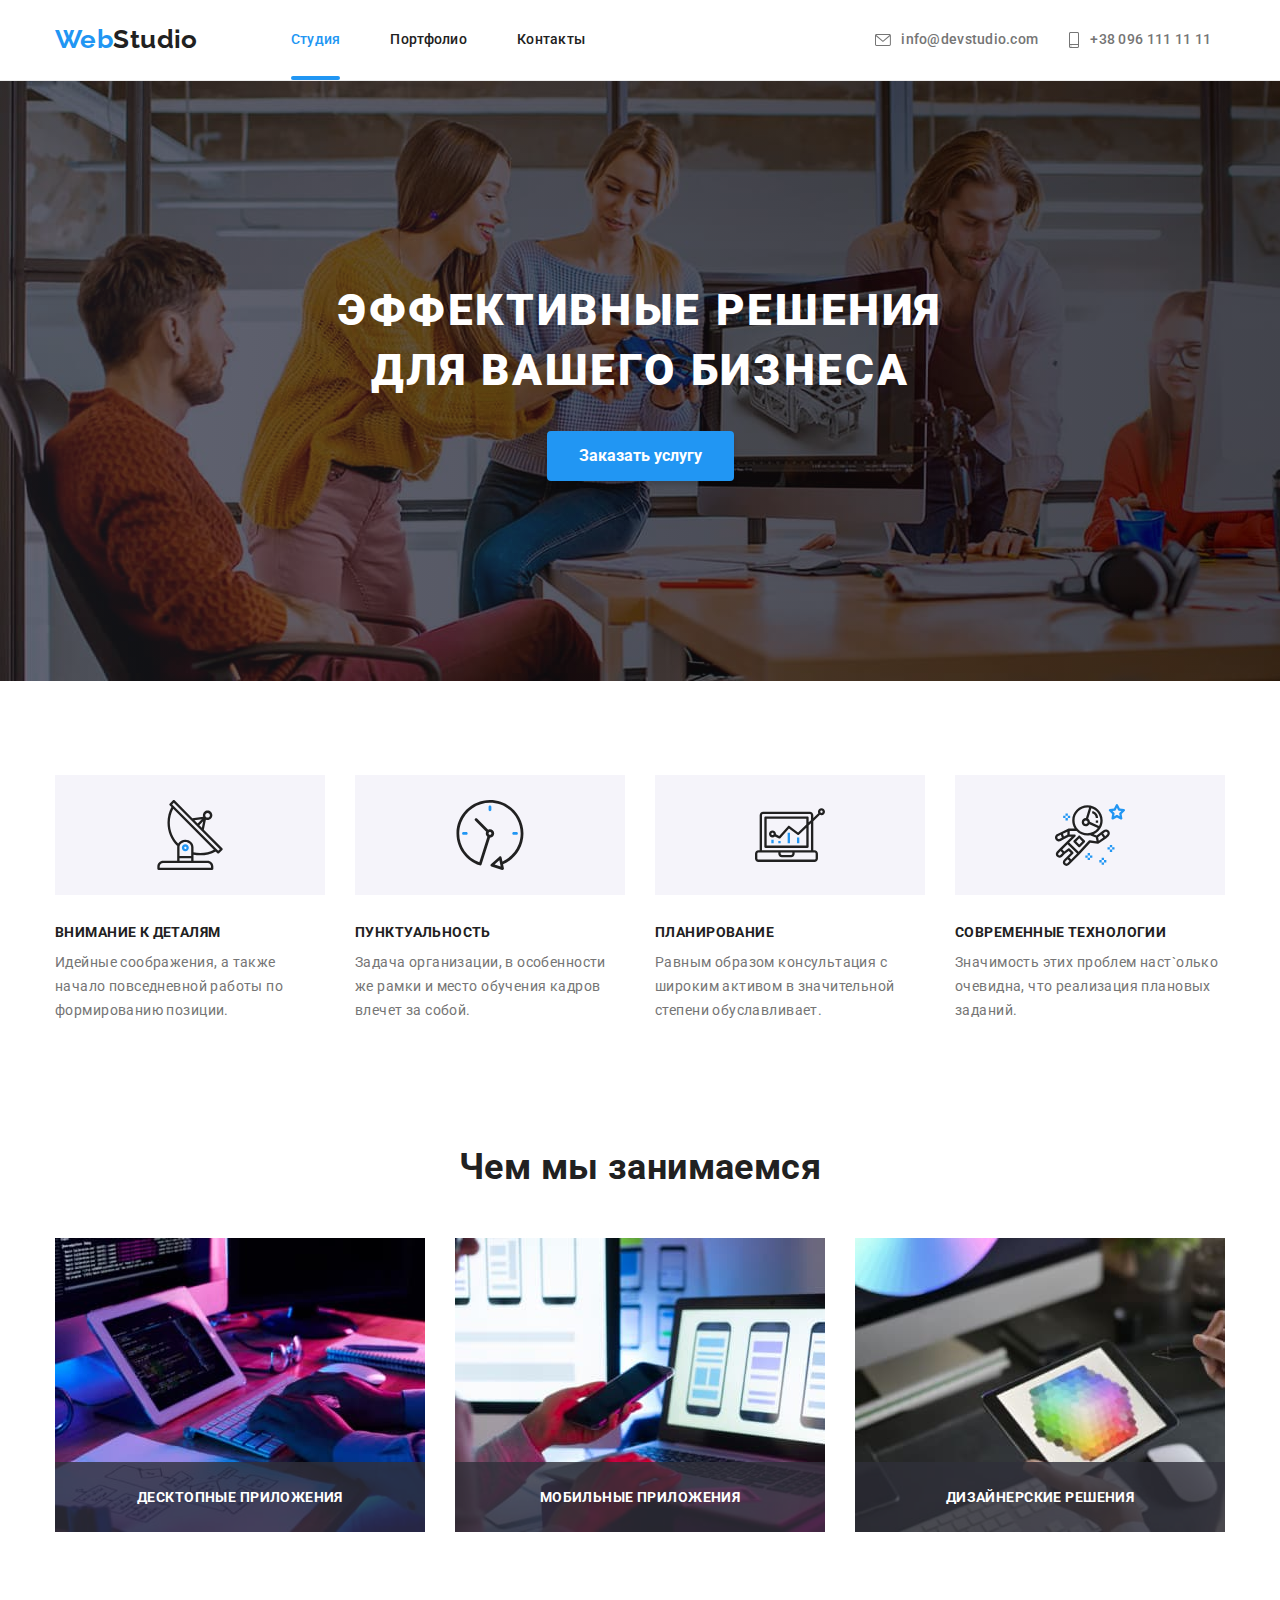
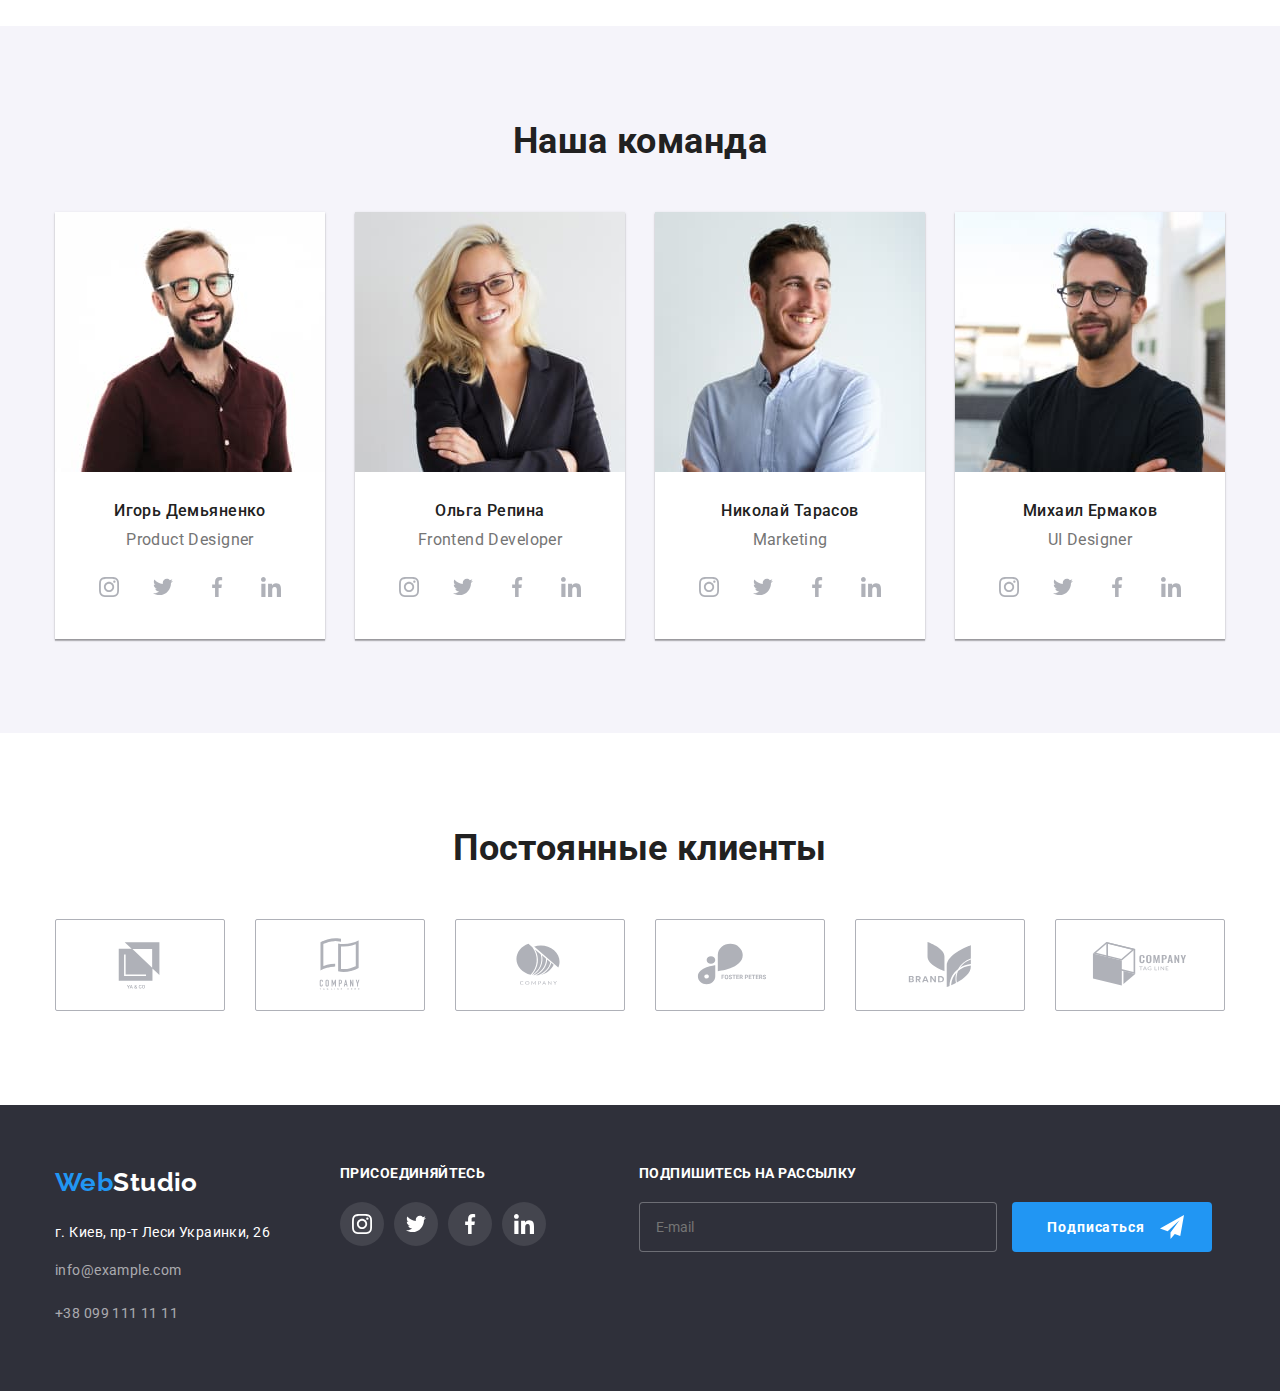
<file: index.html>
<!DOCTYPE html>
<html lang="ru">
  <head>
    <meta charset="UTF-8" />
    <meta http-equiv="X-UA-Compatible" content="IE=edge" />
    <meta name="viewport" content="width=device-width, initial-scale=1.0" />
    <title>Document</title>
    <link rel="preconnect" href="https://fonts.googleapis.com" />
    <link rel="preconnect" href="https://fonts.gstatic.com" crossorigin />
    <link
      href="https://fonts.googleapis.com/css2?family=Raleway:wght@700&family=Roboto:wght@400;500;700;900&display=swap"
      rel="stylesheet"
    />
    <link
      rel="stylesheet"
      href="https://cdnjs.cloudflare.com/ajax/libs/modern-normalize/1.1.0/modern-normalize.min.css"
    />
    <link rel="stylesheet" href="./css/main.min.css" />
  </head>
  <body>
    <!--Шапка-->
    <header class="header">
      <div class="container">
        <nav class="main-nav">
          <div class="logotype">
            <a href="/" class="logo__basic"> Web<span class="logo__header">Studio</span> </a>
          </div>
          <button
            type="button"
            class="button-menu is-open"
            aria-expanded="false"
            aria-controls="menu-nav"
            data-menu-button
          >
            <svg width="40" height="40" aria-label="Окно меню">
              <use class="icon-menu" href="./images/symbol-defs.svg#icon-menu"></use>
              <use class="icon-menu-close" href="./images/symbol-defs.svg#icon-close_menu"></use>
            </svg>
          </button>
          <div class="menu-nav" data-menu id="menu-nav">
            <ul class="site-nav">
              <li class="site-nav__item">
                <a href="" class="site-nav__link site-nav__link--current">Студия</a>
              </li>
              <li class="site-nav__item">
                <a href="./portfolio.html" class="site-nav__link">Портфолио</a>
              </li>
              <li class="site-nav__item">
                <a href="" class="site-nav__link">Контакты</a>
              </li>
            </ul>
            <ul class="contacts-nav">
              <li class="contacts-nav__item">
                <a href="mailto:info@devstudio.com" class="contacts-nav__mail">
                  <svg class="contacts-nav__icon" width="16px" height="12px">
                    <use href="./images/symbol-defs.svg#icon-mail"></use>
                  </svg>
                  info@devstudio.com</a
                >
              </li>
              <li class="contacts-nav__item">
                <a href="tel:+380961111111" class="contacts-nav__tel">
                  <svg class="contacts-nav__icon" width="12px" height="16px">
                    <use href="./images/symbol-defs.svg#icon-smartphone"></use>
                  </svg>
                  +38 096 111 11 11</a
                >
              </li>
            </ul>
            <ul class="mobile-social">
              <li>
                <a href="" class="mobile-social__title"
                  >Instagram
                  <span class="mobile-social__symbol">|</span>
                </a>
              </li>
              <li>
                <a href="" class="mobile-social__title">Twitter</a>
                <span class="mobile-social__symbol">|</span>
              </li>
              <li>
                <a href="" class="mobile-social__title">Facebook</a>
                <span class="mobile-social__symbol">|</span>
              </li>
              <li>
                <a href="" class="mobile-social__title">LinkedIn</a>
              </li>
            </ul>
          </div>
        </nav>
      </div>
    </header>
    <main>
      <!-- Блок герой-->
      <section class="hero">
        <h1 class="hero__title">
          ЭФФЕКТИВНЫЕ РЕШЕНИЯ<br />
          ДЛЯ ВАШЕГО БИЗНЕСА
        </h1>
        <button type="button" class="hero__button" data-modal-open>Заказать услугу</button>
        <div class="modal modal__is-hidden" data-modal>
          <div class="modal__dialog">
            <h2 class="modal__title">Оставьте свои данные, мы вам перезвоним</h2>
            <form action="" class="modal__form" autocomplete="off">
              <div class="modal__field">
                <label class="modal__label"
                  >Имя
                  <div class="modal__input">
                    <input type="text" name="Имя" class="modal__input-icon" />
                    <span class="modal__input-pic">
                      <svg width="18" height="18" class="modal__pic">
                        <use href="./images/symbol-defs.svg#icon-person"></use>
                      </svg>
                    </span>
                  </div>
                </label>
              </div>
              <div class="modal__field">
                <label class="modal__label"
                  >Телефон
                  <div class="modal__input">
                    <input type="tel" name="tel" class="modal__input-icon" />
                    <span class="modal__input-pic">
                      <svg width="18" height="18" class="modal__pic">
                        <use href="./images/symbol-defs.svg#icon-phone-black"></use>
                      </svg>
                    </span>
                  </div>
                </label>
              </div>
              <div class="modal__field">
                <label class="modal__label"
                  >Почта
                  <div class="modal__input">
                    <input type="email" name="email" class="modal__input-icon" />
                    <span class="modal__input-pic">
                      <svg width="18" height="18" class="modal__pic">
                        <use href="./images/symbol-defs.svg#icon-email-black"></use>
                      </svg>
                    </span>
                  </div>
                </label>
              </div>
              <div class="modal__comment">
                <label class="modal__label" for="comment">Комментарий </label>
                <textarea
                  class="modal__textarea"
                  placeholder="Введите текст"
                  id="comment"
                ></textarea>
              </div>
              <div class="modal__checkbox">
                <label class="modal__checkbox-label">
                  <input class="modal__checkbox-input" type="checkbox" name="checkbox" />
                  <span class="modal__checkbox-mark"></span>
                  Соглашаюсь с рассылкой и принимаю
                  <a href="#" class="modal__link">Условия договора</a>
                </label>
              </div>
              <button type="submit" class="hero__button modal__button">Отправить</button>
            </form>
            <button class="modal__icon-close" data-modal-close>
              <svg class="modal__icon" height="18" width="18">
                <use href="./images/symbol-defs.svg#icon-close"></use>
              </svg>
            </button>
          </div>
        </div>
      </section>
      <!-- Особенности-->
      <section class="plus__section">
        <div class="container">
          <h2 class="section__title-none">Особенности</h2>
          <ul class="plus__item">
            <li class="plus__list">
              <div class="plus__icon">
                <svg width="70" height="70">
                  <use href="./images/symbol-defs.svg#icon-antenna"></use>
                </svg>
              </div>
              <h3 class="plus__title">ВНИМАНИЕ К ДЕТАЛЯМ</h3>
              <p class="plus__text">
                Идейные соображения, а также начало повседневной работы по формированию позиции.
              </p>
            </li>
            <li class="plus__list">
              <div class="plus__icon">
                <svg width="70" height="70">
                  <use href="./images/symbol-defs.svg#icon-clock"></use>
                </svg>
              </div>
              <h3 class="plus__title">ПУНКТУАЛЬНОСТЬ</h3>
              <p class="plus__text">
                Задача организации, в особенности же рамки и место обучения кадров влечет за собой.
              </p>
            </li>
            <li class="plus__list">
              <div class="plus__icon">
                <svg width="70" height="70">
                  <use href="./images/symbol-defs.svg#icon-diagram"></use>
                </svg>
              </div>
              <h3 class="plus__title">ПЛАНИРОВАНИЕ</h3>
              <p class="plus__text">
                Равным образом консультация с широким активом в значительной степени обуславливает.
              </p>
            </li>
            <li class="plus__list">
              <div class="plus__icon">
                <svg width="70" height="70">
                  <use href="./images/symbol-defs.svg#icon-astronaut"></use>
                </svg>
              </div>
              <h3 class="plus__title">СОВРЕМЕННЫЕ ТЕХНОЛОГИИ</h3>
              <p class="plus__text">
                Значимость этих проблем наст`олько очевидна, что реализация плановых заданий.
              </p>
            </li>
          </ul>
        </div>
      </section>
      <!--Чем мы занимаемся-->
      <section class="work__section">
        <div class="container">
          <h2 class="section__title">Чем мы занимаемся</h2>
          <ul class="work__list">
            <li class="work__item">
              <div class="work__img">
                <img src="./images/box1.jpg" alt="рабочий стол компьютер" width="370" />
                <p class="work__title">ДEСКТОПНЫЕ ПРИЛОЖЕНИЯ</p>
              </div>
            </li>
            <li class="work__item">
              <div class="work__img">
                <img src="./images/box2.jpg" alt="рабочий стол ноутбук" width="370" />
                <p class="work__title">МОБИЛЬНЫЕ ПРИЛОЖЕНИЯ</p>
              </div>
            </li>
            <li class="work__item">
              <div class="work__img">
                <img src="./images/box3.jpg" alt="рабочий стол планшет" width="370" />
                <p class="work__title">ДИЗАЙНЕРСКИЕ РЕШЕНИЯ</p>
              </div>
            </li>
          </ul>
        </div>
      </section>
      <!-- Наша команда-->
      <section class="team__section">
        <div class="container">
          <h2 class="section__title">Наша команда</h2>
          <ul class="team__main">
            <li class="team__item">
              <img
                src="./images/team1.jpg"
                srcset="
                  ./images/team_mobile1.jpg 450w,
                  ./images/team_tablet1.jpg 354w,
                  ./images/team1.jpg        270w
                "
                sizes="
              (max-width: 768px) 450px,
              (max-width: 1200px) 354px,
              (max-width: 1600px) 270px"
                alt="Product Designer"
              />
              <div class="team__card">
                <h3 class="team__title">Игорь Демьяненко</h3>
                <p class="team__text">Product Designer</p>
                <ul class="team__icon">
                  <li>
                    <a href="#" class="team__social">
                      <svg width="20" height="20">
                        <use href="./images/symbol-defs.svg#icon-instagram"></use>
                      </svg>
                    </a>
                  </li>
                  <li>
                    <a href="#" class="team__social">
                      <svg width="20" height="20">
                        <use href="./images/symbol-defs.svg#icon-twitter"></use>
                      </svg>
                    </a>
                  </li>
                  <li>
                    <a href="#" class="team__social">
                      <svg width="20" height="20">
                        <use href="./images/symbol-defs.svg#icon-facebook"></use>
                      </svg>
                    </a>
                  </li>
                  <li>
                    <a href="#" class="team__social">
                      <svg width="20" height="20">
                        <use href="./images/symbol-defs.svg#icon-linkedin"></use>
                      </svg>
                    </a>
                  </li>
                </ul>
              </div>
            </li>
            <li class="team__item">
              <img
                src="./images/team2.jpg"
                srcset="
                  ./images/team_mobile2.jpg 450w,
                  ./images/team_tablet2.jpg 354w,
                  ./images/team2.jpg        270w
                "
                sizes="
              (max-width: 768px) 450px,
              (max-width: 1200px) 354px,
              (max-width: 1600px) 270px"
                alt="Frontend Developer"
              />
              <div class="team__card">
                <h3 class="team__title">Ольга Репина</h3>
                <p class="team__text">Frontend Developer</p>
                <ul class="team__icon">
                  <li>
                    <a href="#" class="team__social">
                      <svg width="20" height="20">
                        <use href="./images/symbol-defs.svg#icon-instagram"></use>
                      </svg>
                    </a>
                  </li>
                  <li>
                    <a href="#" class="team__social">
                      <svg width="20" height="20">
                        <use href="./images/symbol-defs.svg#icon-twitter"></use>
                      </svg>
                    </a>
                  </li>
                  <li>
                    <a href="#" class="team__social">
                      <svg width="20" height="20">
                        <use href="./images/symbol-defs.svg#icon-facebook"></use>
                      </svg>
                    </a>
                  </li>
                  <li>
                    <a href="#" class="team__social">
                      <svg width="20" height="20">
                        <use href="./images/symbol-defs.svg#icon-linkedin"></use>
                      </svg>
                    </a>
                  </li>
                </ul>
              </div>
            </li>
            <li class="team__item">
              <img
                src="./images/team3.jpg"
                srcset="
                  ./images/team_mobile3.jpg 450w,
                  ./images/team_tablet3.jpg 354w,
                  ./images/team3.jpg        270w
                "
                sizes="
              (max-width: 768px) 450px,
              (max-width: 1200px) 354px,
              (max-width: 1600px) 270px"
                alt="Marketing"
              />
              <div class="team__card">
                <h3 class="team__title">Николай Тарасов</h3>
                <p class="team__text">Marketing</p>
                <ul class="team__icon">
                  <li>
                    <a href="#" class="team__social">
                      <svg width="20" height="20">
                        <use href="./images/symbol-defs.svg#icon-instagram"></use>
                      </svg>
                    </a>
                  </li>
                  <li>
                    <a href="#" class="team__social">
                      <svg width="20" height="20">
                        <use href="./images/symbol-defs.svg#icon-twitter"></use>
                      </svg>
                    </a>
                  </li>
                  <li>
                    <a href="#" class="team__social">
                      <svg width="20" height="20">
                        <use href="./images/symbol-defs.svg#icon-facebook"></use>
                      </svg>
                    </a>
                  </li>
                  <li>
                    <a href="#" class="team__social">
                      <svg width="20" height="20">
                        <use href="./images/symbol-defs.svg#icon-linkedin"></use>
                      </svg>
                    </a>
                  </li>
                </ul>
              </div>
            </li>
            <li class="team__item">
              <img
                src="./images/team4.jpg"
                srcset="
                  ./images/team_mobile4.jpg 450w,
                  ./images/team_tablet4.jpg 354w,
                  ./images/team4.jpg        270w
                "
                sizes="
              (max-width: 768px) 450px,
              (max-width: 1200px) 354px,
              (max-width: 1600px) 270px"
                alt="UI Designer"
              />
              <div class="team__card">
                <h3 class="team__title">Михаил Ермаков</h3>
                <p class="team__text">UI Designer</p>
                <ul class="team__icon">
                  <li>
                    <a href="#" class="team__social">
                      <svg width="20" height="20">
                        <use href="./images/symbol-defs.svg#icon-instagram"></use>
                      </svg>
                    </a>
                  </li>
                  <li>
                    <a href="#" class="team__social">
                      <svg width="20" height="20">
                        <use href="./images/symbol-defs.svg#icon-twitter"></use>
                      </svg>
                    </a>
                  </li>
                  <li>
                    <a href="#" class="team__social">
                      <svg width="20" height="20">
                        <use href="./images/symbol-defs.svg#icon-facebook"></use>
                      </svg>
                    </a>
                  </li>
                  <li>
                    <a href="#" class="team__social">
                      <svg width="20" height="20">
                        <use href="./images/symbol-defs.svg#icon-linkedin"></use>
                      </svg>
                    </a>
                  </li>
                </ul>
              </div>
            </li>
          </ul>
        </div>
      </section>
      <!-- Наши клиенты -->
      <section class="clients">
        <div class="container">
          <h2 class="section__title">Постоянные клиенты</h2>
          <ul class="clients__title">
            <li class="clients__card">
              <a href="#" class="clients__log">
                <svg width="106" height="60">
                  <use href="./images/symbol-defs.svg#icon-Logo1"></use>
                </svg>
              </a>
            </li>
            <li class="clients__card">
              <a href="#" class="clients__log">
                <svg width="106" height="60">
                  <use href="./images/symbol-defs.svg#icon-Logo2"></use>
                </svg>
              </a>
            </li>
            <li class="clients__card">
              <a href="#" class="clients__log">
                <svg width="106" height="60">
                  <use href="./images/symbol-defs.svg#icon-Logo3"></use>
                </svg>
              </a>
            </li>
            <li class="clients__card">
              <a href="#" class="clients__log">
                <svg width="106" height="60">
                  <use href="./images/symbol-defs.svg#icon-Logo4"></use>
                </svg>
              </a>
            </li>
            <li class="clients__card">
              <a href="#" class="clients__log">
                <svg width="106" height="60">
                  <use href="./images/symbol-defs.svg#icon-Logo5"></use>
                </svg>
              </a>
            </li>
            <li class="clients__card">
              <a href="#" class="clients__log">
                <svg width="106" height="60">
                  <use href="./images/symbol-defs.svg#icon-Logo6"></use>
                </svg>
              </a>
            </li>
          </ul>
        </div>
      </section>
    </main>
    <!--Футер-->
    <section class="footer__nav">
      <div class="container">
        <footer class="footer__contact">
          <div class="footer__mobile">
            <div class="logo__footer">
              <a href="/" class="logo__basic-footer">Web<span class="logo__footer">Studio</span></a>
            </div>
            <address>
              <ul class="adress__navigator">
                <li class="adress__nav">
                  <a
                    href="https://www.google.com.ua/maps/place/%D0%B1%D1%83%D0%BB.+%D0%9B%D0%B5%D1%81%D0%B8+%D0%A3%D0%BA%D1%80%D0%B0%D0%B8%D0%BD%D0%BA%D0%B8,+26,+%D0%9A%D0%B8%D0%B5%D0%B2,+02000/@50.4265807,30.5361971,17z/data=!3m1!4b1!4m5!3m4!1s0x40d4cf0e033ecbe9:0x57a4dffefec77da0!8m2!3d50.4265807!4d30.5383858?hl=ru"
                    class="adress__map"
                  >
                    г. Киев, пр-т Леси Украинки, 26</a
                  >
                </li>
                <li class="adress__nav">
                  <a href="mailto:info@example.com" class="adress__mail">info@example.com</a>
                </li>
                <li class="adress__nav">
                  <a href="tel:+380991111111" class="adress__tel">+38 099 111 11 11</a>
                </li>
              </ul>
            </address>
          </div>
          <div>
            <h3 class="social-network__title">ПРИСОЕДИНЯЙТЕСЬ</h3>
            <ul class="social-network__icon">
              <li class="social-network__list">
                <a href="#" class="social-network__link social-network__link--color">
                  <svg width="20" height="20">
                    <use href="./images/symbol-defs.svg#icon-instagram"></use>
                  </svg>
                </a>
              </li>
              <li class="social-network__list">
                <a href="#" class="social-network__link social-network__link--color">
                  <svg width="20" height="20">
                    <use href="./images/symbol-defs.svg#icon-twitter"></use>
                  </svg>
                </a>
              </li>
              <li class="social-network__list">
                <a href="#" class="social-network__link social-network__link--color">
                  <svg width="20" height="20">
                    <use href="./images/symbol-defs.svg#icon-facebook"></use>
                  </svg>
                </a>
              </li>
              <li class="social-network__list">
                <a href="#" class="social-network__link social-network__link--color">
                  <svg width="20" height="20">
                    <use href="./images/symbol-defs.svg#icon-linkedin"></use>
                  </svg>
                </a>
              </li>
            </ul>
          </div>
          <form class="form-footer" autocomplete="off">
            <h3 class="social-network__title-form">ПОДПИШИТЕСЬ НА РАССЫЛКУ</h3>
            <div class="form-footer__mobile">
              <label>
                <input class="form-footer__input" type="email" name="email" placeholder="E-mail" />
              </label>
              <button type="submit" class="form-footer__button">
                Подписаться
                <svg width="24" height="24" class="form-footer__icon">
                  <use href="./images/symbol-defs.svg#icon-icon-send"></use>
                </svg>
              </button>
            </div>
          </form>
        </footer>
      </div>
    </section>
    <script src="./js/modal.js"></script>
    <script src="./js/menu.js"></script>
  </body>
</html>
</file>
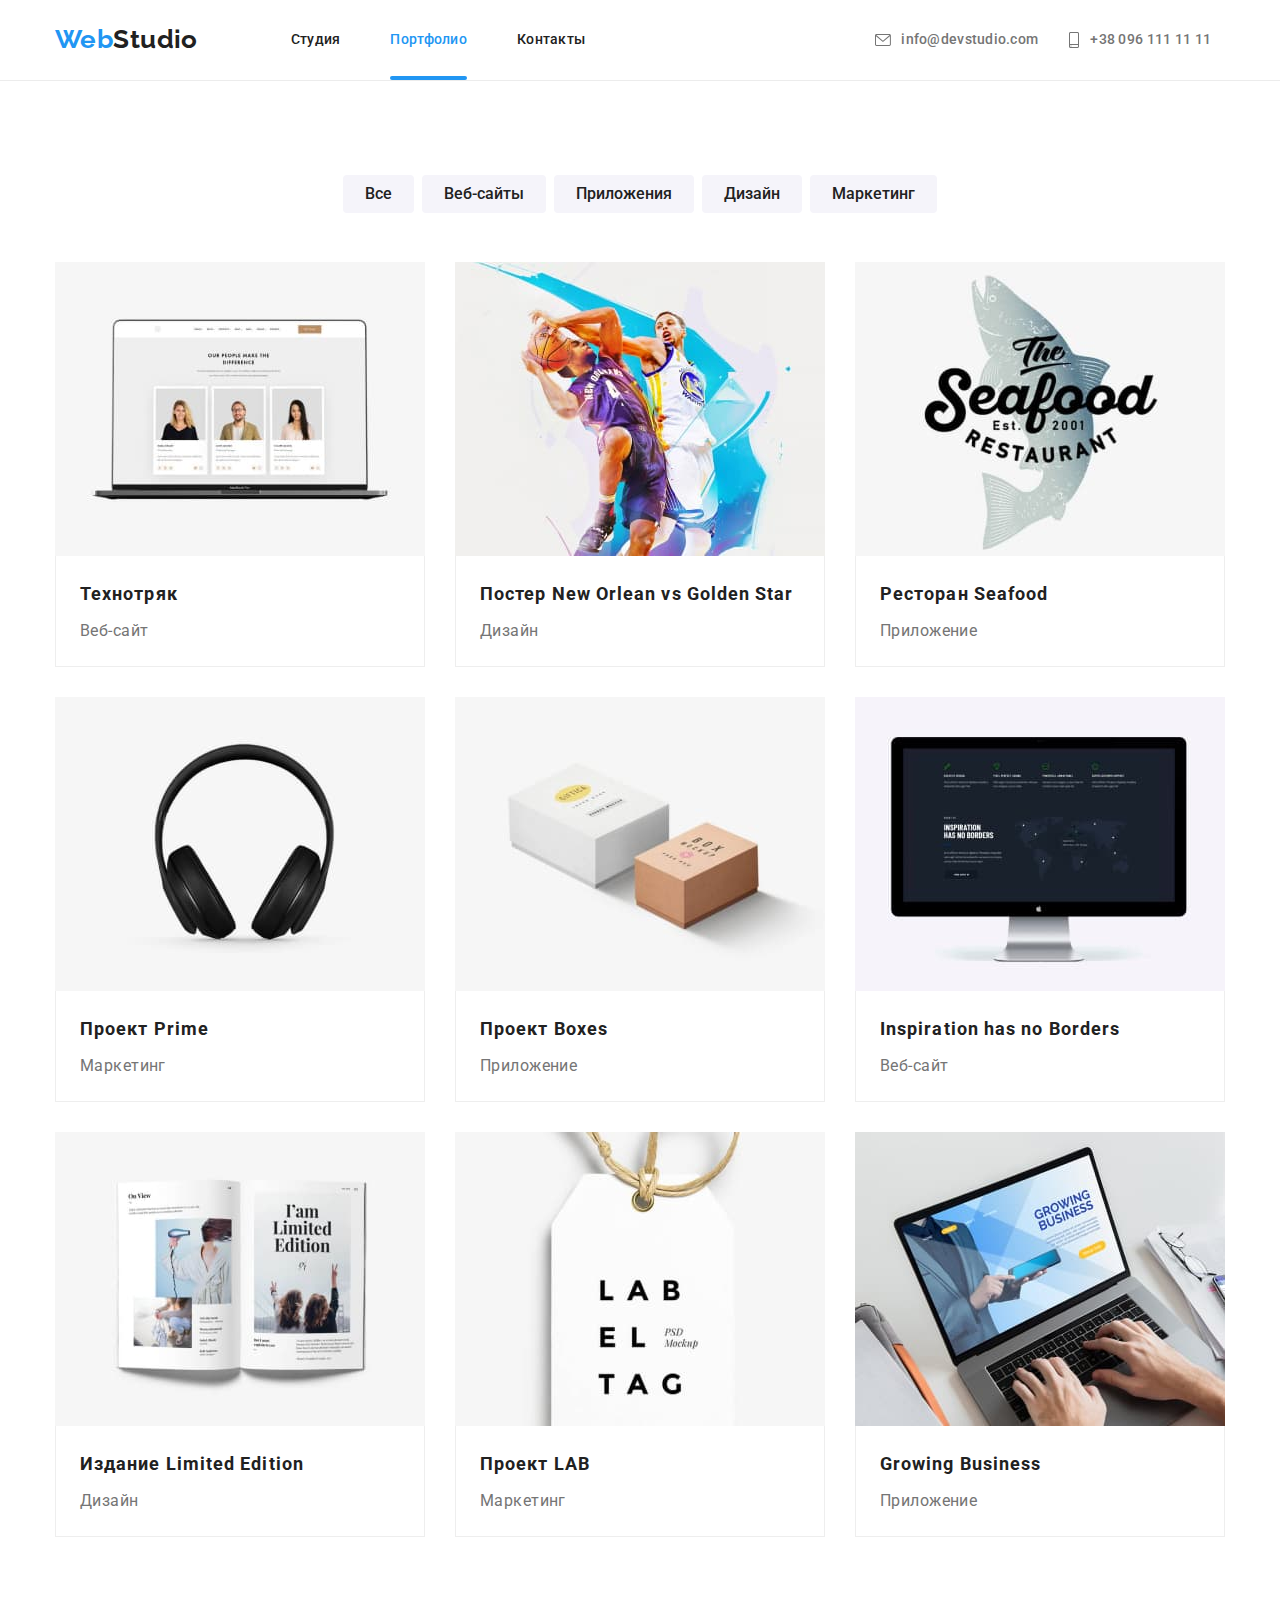
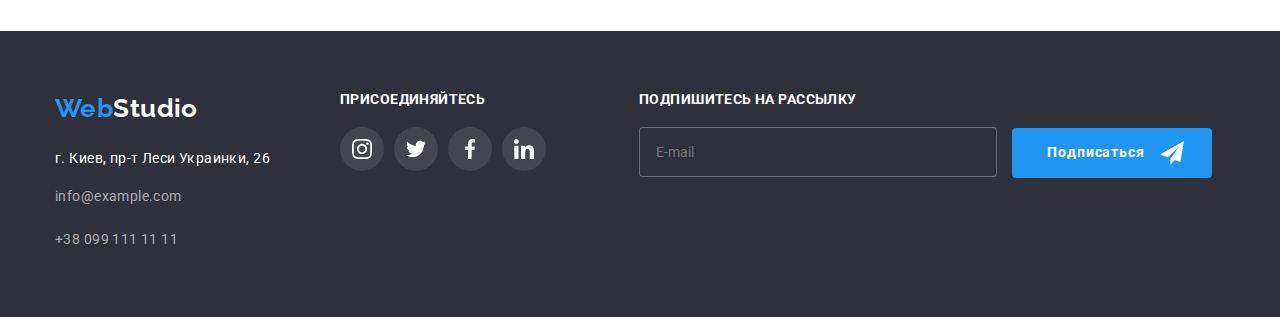
<file: portfolio.html>
<!DOCTYPE html>
<html lang="ru">
  <head>
    <meta charset="UTF-8" />
    <meta http-equiv="X-UA-Compatible" content="IE=edge" />
    <meta name="viewport" content="width=device-width, initial-scale=1.0" />
    <title>Document</title>
    <link rel="preconnect" href="https://fonts.googleapis.com" />
    <link rel="preconnect" href="https://fonts.gstatic.com" crossorigin />
    <link
      href="https://fonts.googleapis.com/css2?family=Raleway:wght@700&family=Roboto:wght@400;500;700;900&display=swap"
      rel="stylesheet"
    />
    <link
      rel="stylesheet"
      href="https://cdnjs.cloudflare.com/ajax/libs/modern-normalize/1.1.0/modern-normalize.min.css"
    />
    <link rel="stylesheet" href="./css/main.min.css"/>
  </head>
  <body>
    <!--Шапка-->
    <header class="header">
      <div class="container">
        <nav class="main-nav">
           <div class="logotype">
           <a href="/" class="logo__basic"> Web<span class="logo__header">Studio</span> </a>
          </div>
         <button type="button"
          class="button-menu is-open"
          aria-expanded="false"
          aria-controls="menu-nav"
          data-menu-button>
           <svg width="40" height="40" aria-label="Окно меню">
             <use class="icon-menu" href="./images/symbol-defs.svg#icon-menu"></use>
             <use class="icon-menu-close" href="./images/symbol-defs.svg#icon-close_menu"></use>
           </svg>
         </button>
        <div class="menu-nav" data-menu id="menu-nav"> 
          <ul class="site-nav">
            <li class="site-nav__item">
              <a href="./index.html" class="site-nav__link">Студия</a>
            </li>
            <li class="site-nav__item">
              <a href="" class="site-nav__link site-nav__link--current">Портфолио</a>
            </li>
            <li class="site-nav__item">
              <a href="" class="site-nav__link">Контакты</a>
            </li>
          </ul>
          <ul class="contacts-nav">
            <li class="contacts-nav__item">
              <a href="mailto:info@devstudio.com" class="contacts-nav__mail">
                <svg class="contacts-nav__icon" width="16px" height="12px">
                  <use href="./images/symbol-defs.svg#icon-mail"></use>
                </svg>
                info@devstudio.com</a
              >
            </li>
            <li class="contacts-nav__item">
              <a href="tel:+380961111111" class="contacts-nav__tel">
                <svg class="contacts-nav__icon" width="12px" height="16px">
                  <use href="./images/symbol-defs.svg#icon-smartphone"></use>
                </svg>
                +38 096 111 11 11</a
              >
            </li>
          </ul>
                    <ul class="mobile-social">
            <li>
              <a href="" class="mobile-social__title">Instagram
                <span class="mobile-social__symbol">|</span>
              </a>
            </li>
            <li>
               <a href="" class="mobile-social__title">Twitter</a>
               <span class="mobile-social__symbol">|</span>
              </li>
            <li>
              <a href="" class="mobile-social__title">Facebook</a>
              <span class="mobile-social__symbol">|</span>
            </li>
            <li>
              <a href="" class="mobile-social__title">LinkedIn</a>
            </li>
          </ul>
        </div>
        </nav>
      </div>
    </header>
    <main>
      <!-- Секция кнопок фильтры -->
      <h1 class="section__title-none">Наши работы</h1>
      <section class="portfolio-main">
        <div class="container">
          <h2 class="section__title-none">Портфролио</h2>
          <ul class="button-navigation">
            <li class="button-navigation__list">
              <button title="button" class="button-navigation__filter">Все</button>
            </li>
            <li class="button-navigation__list">
              <button title="button" class="button-navigation__filter">Веб-сайты</button>
            </li>
            <li class="button-navigation__list">
              <button title="button" class="button-navigation__filter">Приложения</button>
            </li>
            <li class="button-navigation__list">
              <button title="button" class="button-navigation__filter">Дизайн</button>
            </li>
            <li class="button-navigation__list">
              <button title="button" class="button-navigation__filter">Маркетинг</button>
            </li>
          </ul>
          <ul class="portfolio">
            <li class="portfolio__card">
              <a href="">
                <div class="portfolio__img">
                  <img
                  src="./images/portfolio1.jpg"
                  srcset="
                    ./images/portfolio_mobile1.jpg 450w,
                    ./images/portfolio_tablet1.jpg 354w, 
                    ./images/portfolio1.jpg 370w"
                  sizes="
                  (max-width: 767px) 450px,
                  (max-width: 1199px) 354px,
                  (max-width: 1600px) 370px"
                  alt="ноутбук"
                  />
                  <p class="portfolio__text">
                    Ресурс предлагает комплексные предложения с разным уровнем функционала и
                    сервисов. Все это позволит посетителю получить исчерпывающие сведения о компании
                    или частном лице.
                  </p>
                </div>
                <div class="portfolio__nav">
                  <h3 class="portfolio__title">Технотряк</h3>
                  <p class="portfolio__desc">Веб-сайт</p>
                </div>
              </a>
            </li>
            <li class="portfolio__card">
              <a href="">
                <div class="portfolio__img">
                  <img
                    src="./images/portfolio2.jpg"
                      srcset="
                        ./images/portfolio_mobile2.jpg 450w,
                        ./images/portfolio_tablet2.jpg 354w, 
                        ./images/portfolio2.jpg 370w"
                      sizes="
                        (max-width: 767px) 450px,
                        (max-width: 1199px) 354px,
                        (max-width: 1600px) 370px"
                    alt="постер с баскетболистами"
                    
                  />
                  <p class="portfolio__text">
                    Ресурс предлагает комплексные предложения с разным уровнем функционала и
                    сервисов. Все это позволит посетителю получить исчерпывающие сведения о компании
                    или частном лице.
                  </p>
                </div>
                <div class="portfolio__nav">
                  <h3 class="portfolio__title">Постер New Orlean vs Golden Star</h3>
                  <p class="portfolio__desc">Дизайн</p>
                </div>
              </a>
            </li>
            <li class="portfolio__card">
              <a href="">
                <div class="portfolio__img">
                  <img
                   src="./images/portfolio3.jpg"
                    srcset="
                      ./images/portfolio_mobile3.jpg 450w,
                      ./images/portfolio_tablet3.jpg 354w, 
                      ./images/portfolio3.jpg 370w"
                    sizes="
                      (max-width: 767px) 450px,
                      (max-width: 1199px) 354px,
                      (max-width: 1600px) 370px"
                    alt="логотип ресторана"
                                     />
                  <p class="portfolio__text">
                    Ресурс предлагает комплексные предложения с разным уровнем функционала и
                    сервисов. Все это позволит посетителю получить исчерпывающие сведения о компании
                    или частном лице.
                  </p>
                </div>
                <div class="portfolio__nav">
                  <h3 class="portfolio__title">Ресторан Seafood</h3>
                  <p class="portfolio__desc">Приложение</p>
                </div>
              </a>
            </li>
            <li class="portfolio__card">
              <a href="">
                <div class="portfolio__img">
                  <img
                  src="./images/portfolio4.jpg"
                  srcset="
                    ./images/portfolio_mobile4.jpg 450w,
                    ./images/portfolio_tablet4.jpg 354w, 
                    ./images/portfolio4.jpg 370w"
                  sizes="
                    (max-width: 767px) 450px,
                    (max-width: 1199px) 354px,
                    (max-width: 1600px) 370px"
                  alt="наушники"
                  />
                  <p class="portfolio__text">
                    Ресурс предлагает комплексные предложения с разным уровнем функционала и
                    сервисов. Все это позволит посетителю получить исчерпывающие сведения о компании
                    или частном лице.
                  </p>
                </div>
                <div class="portfolio__nav">
                  <h3 class="portfolio__title">Проект Prime</h3>
                  <p class="portfolio__desc">Маркетинг</p>
                </div>
              </a>
            </li>
            <li class="portfolio__card">
              <a href="">
                <div class="portfolio__img">
                  <img
                    
                    src="./images/portfolio5.jpg"
                    srcset="
                      ./images/portfolio_mobile5.jpg 450w,
                      ./images/portfolio_tablet5.jpg 354w, 
                      ./images/portfolio5.jpg 370w"
                    sizes="
                      (max-width: 767px) 450px,
                      (max-width: 1199px) 354px,
                      (max-width: 1600px) 370px"
                    alt="две коробки"
                   
                  />
                  <p class="portfolio__text">
                    Ресурс предлагает комплексные предложения с разным уровнем функционала и
                    сервисов. Все это позволит посетителю получить исчерпывающие сведения о компании
                    или частном лице.
                  </p>
                </div>
                <div class="portfolio__nav">
                  <h3 class="portfolio__title">Проект Boxes</h3>
                  <p class="portfolio__desc">Приложение</p>
                </div>
              </a>
            </li>
            <li class="portfolio__card">
              <a href="">
                <div class="portfolio__img">
                  <img
                  src="./images/portfolio6.jpg"
                  srcset="
                    ./images/portfolio_mobile6.jpg 450w,
                    ./images/portfolio_tablet6.jpg 354w, 
                    ./images/portfolio6.jpg 370w"
                  sizes="
                    (max-width: 767px) 450px,
                    (max-width: 1199px) 354px,
                    (max-width: 1600px) 370px"
                  alt="монитор"/>
                  <p class="portfolio__text">
                    Ресурс предлагает комплексные предложения с разным уровнем функционала и
                    сервисов. Все это позволит посетителю получить исчерпывающие сведения о компании
                    или частном лице.
                  </p>
                </div>
                <div class="portfolio__nav">
                  <h3 class="portfolio__title">Inspiration has no Borders</h3>
                  <p class="portfolio__desc">Веб-сайт</p>
                </div>
              </a>
            </li>
            <li class="portfolio__card">
              <a href="">
                <div class="portfolio__img">
                  <img
                  src="./images/portfolio7.jpg"
                  srcset="
                    ./images/portfolio_mobile7.jpg 450w,
                    ./images/portfolio_tablet7.jpg 354w, 
                    ./images/portfolio7.jpg 370w"
                  sizes="
                    (max-width: 767px) 450px,
                    (max-width: 1199px) 354px,
                    (max-width: 1600px) 370px"
                   alt="книга"/>
                  <p class="portfolio__text">
                    Ресурс предлагает комплексные предложения с разным уровнем функционала и
                    сервисов. Все это позволит посетителю получить исчерпывающие сведения о компании
                    или частном лице.
                  </p>
                </div>
                <div class="portfolio__nav">
                  <h3 class="portfolio__title">Издание Limited Edition</h3>
                  <p class="portfolio__desc">Дизайн</p>
                </div>
              </a>
            </li>
            <li class="portfolio__card">
              <a href="">
                <div class="portfolio__img">
                  <img
                   src="./images/portfolio8.jpg"
                  srcset="
                    ./images/portfolio_mobile8.jpg 450w,
                    ./images/portfolio_tablet8.jpg 354w, 
                    ./images/portfolio8.jpg 370w"
                  sizes="
                    (max-width: 767px) 450px,
                    (max-width: 1199px) 354px,
                    (max-width: 1600px) 370px"
                    alt="лейба"/>
                  <p class="portfolio__text">
                    Ресурс предлагает комплексные предложения с разным уровнем функционала и
                    сервисов. Все это позволит посетителю получить исчерпывающие сведения о компании
                    или частном лице.
                  </p>
                </div>
                <div class="portfolio__nav">
                  <h3 class="portfolio__title">Проект LAB</h3>
                  <p class="portfolio__desc">Маркетинг</p>
                </div>
              </a>
            </li>
            <li class="portfolio__card">
              <a href="">
                <div class="portfolio__img">
                  <img
                    
                    src="./images/portfolio9.jpg"
                  srcset="
                    ./images/portfolio_mobile9.jpg 450w,
                    ./images/portfolio_tablet9.jpg 354w, 
                    ./images/portfolio9.jpg 370w"
                  sizes="
                    (max-width: 767px) 450px,
                    (max-width: 1199px) 354px,
                    (max-width: 1600px) 370px"
                    alt="человек работает на ноутбуке"
                    
                  />
                  <p class="portfolio__text">
                    Ресурс предлагает комплексные предложения с разным уровнем функционала и
                    сервисов. Все это позволит посетителю получить исчерпывающие сведения о компании
                    или частном лице.
                  </p>
                </div>
                <div class="portfolio__nav">
                  <h3 class="portfolio__title">Growing Business</h3>
                  <p class="portfolio__desc">Приложение</p>
                </div>
              </a>
            </li>
          </ul>
        </div>
      </section>
    </main>
    <!--Футер-->
        <section class="footer__nav">
      <div class="container">
        <footer class="footer__contact">
          <div class="footer__mobile">
            <div class="logo__footer">
              <a href="/" class="logo__basic-footer">Web<span class="logo__footer">Studio</span></a>
            </div>
            <address>
              <ul class="adress__navigator">
                <li class="adress__nav">
                  <a
                    href="https://www.google.com.ua/maps/place/%D0%B1%D1%83%D0%BB.+%D0%9B%D0%B5%D1%81%D0%B8+%D0%A3%D0%BA%D1%80%D0%B0%D0%B8%D0%BD%D0%BA%D0%B8,+26,+%D0%9A%D0%B8%D0%B5%D0%B2,+02000/@50.4265807,30.5361971,17z/data=!3m1!4b1!4m5!3m4!1s0x40d4cf0e033ecbe9:0x57a4dffefec77da0!8m2!3d50.4265807!4d30.5383858?hl=ru"
                    class="adress__map"
                  >
                    г. Киев, пр-т Леси Украинки, 26</a
                  >
                </li>
                <li class="adress__nav">
                  <a href="mailto:info@example.com" class="adress__mail">info@example.com</a>
                </li>
                <li class="adress__nav">
                  <a href="tel:+380991111111" class="adress__tel">+38 099 111 11 11</a>
                </li>
              </ul>
            </address>
          </div>
          <div>
            <h3 class="social-network__title">ПРИСОЕДИНЯЙТЕСЬ</h3>
            <ul class="social-network__icon">
              <li class="social-network__list">
                <a href="#" class="social-network__link social-network__link--color">
                  <svg width="20" height="20">
                    <use href="./images/symbol-defs.svg#icon-instagram"></use>
                  </svg>
                </a>
              </li>
              <li class="social-network__list">
                <a href="#" class="social-network__link social-network__link--color"">
                  <svg width="20" height="20">
                    <use href="./images/symbol-defs.svg#icon-twitter"></use>
                  </svg>
                </a>
              </li>
              <li class="social-network__list">
                <a href="#" class="social-network__link social-network__link--color"">
                  <svg width="20" height="20">
                    <use href="./images/symbol-defs.svg#icon-facebook"></use>
                  </svg>
                </a>
              </li>
              <li class="social-network__list">
                <a href="#" class="social-network__link social-network__link--color"">
                  <svg width="20" height="20">
                    <use href="./images/symbol-defs.svg#icon-linkedin"></use>
                  </svg>
                </a>
              </li>
            </ul>
          </div>
          <form action="" class="form-footer" autocomplete="off">
            <h3 class="social-network__title-form">ПОДПИШИТЕСЬ НА РАССЫЛКУ</h3>
            <div class="form-footer__mobile">
              <label>
                <input
                  class="form-footer__input"
                  type="email"
                  name="email"
                  placeholder="E-mail"
                />
              </label>
              <button type="submit" class="form-footer__button">
                Подписаться
                <svg width="24" height="24" class="form-footer__icon">
                  <use href="./images/symbol-defs.svg#icon-icon-send"></use>
                </svg>
              </button>
            </div>
          </form>
        </footer>
      </div>
    </section>
    <script src="./js/menu.js"></script>
  </body>
</html>
</file>
<file: css/main.min.css>
html{-webkit-box-sizing:border-box;box-sizing:border-box}*,*::before,*::after{-webkit-box-sizing:inherit;box-sizing:inherit}body{background-color:#fff;color:#757575;font-family:Roboto, sans-serif;font-size:14px;line-height:1.71;letter-spacing:0.03em}body.modal-open{overflow:hidden}body.menu-open{overflow:hidden}a{margin:0;padding:0;text-decoration:none}img{display:block;max-width:100%;height:auto}ul{margin:0px;padding:0px;list-style:none}address{font:inherit}.container{position:relative;margin-left:auto;margin-right:auto;padding-left:15px;padding-right:15px;width:480px}@media screen and (min-width: 480px){.container{width:480px}}@media screen and (min-width: 768px){.container{width:768px}}@media screen and (min-width: 1200px){.container{width:1200px}}.section__title-none{position:absolute;width:1px;height:1px;margin:-1px;border:0;padding:0;white-space:nowrap;-webkit-clip-path:inset(100%);clip-path:inset(100%);clip:rect(0 0 0 0);overflow:hidden}.section__title{margin-top:0;margin-bottom:30px;color:#212121;font-weight:700;font-size:28px;line-height:1.17;text-align:center}@media screen and (min-width: 1200px){.section__title{margin-bottom:50px;font-weight:700;font-size:36px}}.header{border-bottom:1px solid #ececec}.main-nav{display:block}@media screen and (min-width: 768px){.main-nav{display:-webkit-box;display:-ms-flexbox;display:flex;-webkit-box-align:center;-ms-flex-align:center;align-items:center}}@media screen and (max-width: 767px){.main-nav{width:100%}}@media screen and (max-width: 767px){.logotype{padding:16px 0}}.logo__basic{color:#2196f3;font-family:Raleway, sans-serif;font-weight:700;font-size:24px;line-height:1.17}@media screen and (min-width: 1200px){.logo__basic{font-size:26px}}.logo__header{color:#212121;font-family:Raleway, sans-serif;font-weight:700;font-size:24px;line-height:1.38}@media screen and (min-width: 1200px){.logo__header{font-size:26px}}.menu-nav{display:none;z-index:900}.menu-nav.is-open{display:block}@media screen and (max-width: 767px){.menu-nav{width:100vw;height:100vh;position:fixed;padding:40px 48px;top:0%;left:0%;overflow-y:scroll;background-color:#fff}}@media screen and (min-width: 768px){.menu-nav{display:-webkit-box;display:-ms-flexbox;display:flex;-webkit-box-align:center;-ms-flex-align:center;align-items:center}}.site-nav{font-weight:500;font-size:40px;line-height:1.17;letter-spacing:0.02em;margin-bottom:302px}@media screen and (min-width: 768px){.site-nav{display:-webkit-box;display:-ms-flexbox;display:flex;margin-bottom:0px;margin-left:93px;font-size:14px;line-height:1.14}}.site-nav__item{position:relative}@media screen and (max-width: 767px){.site-nav__item:not(:last-child){margin-bottom:32px}}@media screen and (min-width: 768px){.site-nav__item:not(:last-child){margin-right:50px}}.site-nav__link{display:block;color:#212121;-webkit-transition:color 250ms cubic-bezier(0.4, 0, 0.2, 1);transition:color 250ms cubic-bezier(0.4, 0, 0.2, 1)}@media screen and (min-width: 768px){.site-nav__link{padding-top:32px;padding-bottom:32px}}.site-nav__link:hover,.site-nav__link:focus{color:#2196f3}.site-nav__link--current{color:#2196f3}@media screen and (min-width: 768px){.site-nav__link--current::after{content:'';position:absolute;bottom:0;left:0;display:block;width:100%;height:4px;border-radius:2px;background-color:#2196f3}}.contacts-nav{display:-webkit-box;display:-ms-flexbox;display:flex;font-weight:500;font-size:14px;line-height:1.14;letter-spacing:0.02em}@media screen and (max-width: 767px){.contacts-nav{-webkit-box-orient:vertical;-webkit-box-direction:reverse;-ms-flex-direction:column-reverse;flex-direction:column-reverse;margin-bottom:64px}}@media screen and (min-width: 768px){.contacts-nav{display:-webkit-box;display:-ms-flexbox;display:flex;margin-right:0}}@media screen and (min-width: 768px) and (max-width: 1199px){.contacts-nav{display:-webkit-box;display:-ms-flexbox;display:flex;-webkit-box-orient:vertical;-webkit-box-direction:normal;-ms-flex-direction:column;flex-direction:column;margin-left:65px;font-size:12px}}@media screen and (min-width: 1200px){.contacts-nav{font-size:14px;margin-left:290px}}.contacts-nav__item:not(:last-child){margin-right:30px}@media screen and (max-width: 767px){.contacts-nav__item:not(:first-child){margin-bottom:30px}}.contacts-nav__mail{display:-webkit-box;display:-ms-flexbox;display:flex;color:#757575;font-weight:500;font-size:24px;line-height:1.14;letter-spacing:0.02em;-webkit-transition:color 250ms cubic-bezier(0.4, 0, 0.2, 1);transition:color 250ms cubic-bezier(0.4, 0, 0.2, 1)}@media screen and (min-width: 768px){.contacts-nav__mail{display:-webkit-box;display:-ms-flexbox;display:flex;-webkit-box-align:center;-ms-flex-align:center;align-items:center}}@media screen and (min-width: 768px) and (max-width: 1199px){.contacts-nav__mail{font-size:12px}}@media screen and (min-width: 1200px){.contacts-nav__mail{font-size:14px}}.contacts-nav__mail:hover,.contacts-nav__mail:focus{color:#2196f3}@media screen and (max-width: 767px){.contacts-nav__icon{display:none}}@media screen and (min-width: 768px){.contacts-nav__icon{fill:currentColor;margin-right:10px;-webkit-box-align:center;-ms-flex-align:center;align-items:center;-webkit-transition:fill 250ms cubic-bezier(0.4, 0, 0.2, 1);transition:fill 250ms cubic-bezier(0.4, 0, 0.2, 1)}}.contacts-nav__tel{display:-webkit-box;display:-ms-flexbox;display:flex;-webkit-box-align:center;-ms-flex-align:center;align-items:center;color:#2196f3;font-weight:500;font-size:34px;line-height:1.14;letter-spacing:0.02em;-webkit-transition:color 250ms cubic-bezier(0.4, 0, 0.2, 1);transition:color 250ms cubic-bezier(0.4, 0, 0.2, 1)}@media screen and (min-width: 768px) and (max-width: 1199px){.contacts-nav__tel{font-size:12px}}@media screen and (min-width: 768px){.contacts-nav__tel{color:#757575}}@media screen and (min-width: 1200px){.contacts-nav__tel{font-size:14px}}.contacts-nav__tel:hover,.contacts-nav__tel:focus{color:#2196f3}.mobile-social{display:-webkit-box;display:-ms-flexbox;display:flex;font-weight:500;font-size:16px;text-align:1.22}.mobile-social__title{color:#2196f3}@media screen and (min-width: 768px){.mobile-social{display:none}}.mobile-social__symbol{color:#afb1b8;margin:0 10px}.header{border-bottom:1px solid #ececec}.main-nav{display:block}@media screen and (min-width: 768px){.main-nav{display:-webkit-box;display:-ms-flexbox;display:flex;-webkit-box-align:center;-ms-flex-align:center;align-items:center}}@media screen and (max-width: 767px){.main-nav{width:100%}}@media screen and (max-width: 767px){.logotype{padding:16px 0}}.logo__basic{color:#2196f3;font-family:Raleway, sans-serif;font-weight:700;font-size:24px;line-height:1.17}@media screen and (min-width: 1200px){.logo__basic{font-size:26px}}.logo__header{color:#212121;font-family:Raleway, sans-serif;font-weight:700;font-size:24px;line-height:1.38}@media screen and (min-width: 1200px){.logo__header{font-size:26px}}.menu-nav{display:none;z-index:900}.menu-nav.is-open{display:block}@media screen and (max-width: 767px){.menu-nav{width:100vw;height:100vh;position:fixed;padding:40px 48px;top:0%;left:0%;overflow-y:scroll;background-color:#fff}}@media screen and (min-width: 768px){.menu-nav{display:-webkit-box;display:-ms-flexbox;display:flex;-webkit-box-align:center;-ms-flex-align:center;align-items:center}}.site-nav{font-weight:500;font-size:40px;line-height:1.17;letter-spacing:0.02em;margin-bottom:302px}@media screen and (min-width: 768px){.site-nav{display:-webkit-box;display:-ms-flexbox;display:flex;margin-bottom:0px;margin-left:93px;font-size:14px;line-height:1.14}}.site-nav__item{position:relative}@media screen and (max-width: 767px){.site-nav__item:not(:last-child){margin-bottom:32px}}@media screen and (min-width: 768px){.site-nav__item:not(:last-child){margin-right:50px}}.site-nav__link{display:block;color:#212121;-webkit-transition:color 250ms cubic-bezier(0.4, 0, 0.2, 1);transition:color 250ms cubic-bezier(0.4, 0, 0.2, 1)}@media screen and (min-width: 768px){.site-nav__link{padding-top:32px;padding-bottom:32px}}.site-nav__link:hover,.site-nav__link:focus{color:#2196f3}.site-nav__link--current{color:#2196f3}@media screen and (min-width: 768px){.site-nav__link--current::after{content:'';position:absolute;bottom:0;left:0;display:block;width:100%;height:4px;border-radius:2px;background-color:#2196f3}}.contacts-nav{display:-webkit-box;display:-ms-flexbox;display:flex;font-weight:500;font-size:14px;line-height:1.14;letter-spacing:0.02em}@media screen and (max-width: 767px){.contacts-nav{-webkit-box-orient:vertical;-webkit-box-direction:reverse;-ms-flex-direction:column-reverse;flex-direction:column-reverse;margin-bottom:64px}}@media screen and (min-width: 768px){.contacts-nav{display:-webkit-box;display:-ms-flexbox;display:flex;margin-right:0}}@media screen and (min-width: 768px) and (max-width: 1199px){.contacts-nav{display:-webkit-box;display:-ms-flexbox;display:flex;-webkit-box-orient:vertical;-webkit-box-direction:normal;-ms-flex-direction:column;flex-direction:column;margin-left:65px;font-size:12px}}@media screen and (min-width: 1200px){.contacts-nav{font-size:14px;margin-left:290px}}.contacts-nav__item:not(:last-child){margin-right:30px}@media screen and (max-width: 767px){.contacts-nav__item:not(:first-child){margin-bottom:30px}}.contacts-nav__mail{display:-webkit-box;display:-ms-flexbox;display:flex;color:#757575;font-weight:500;font-size:24px;line-height:1.14;letter-spacing:0.02em;-webkit-transition:color 250ms cubic-bezier(0.4, 0, 0.2, 1);transition:color 250ms cubic-bezier(0.4, 0, 0.2, 1)}@media screen and (min-width: 768px){.contacts-nav__mail{display:-webkit-box;display:-ms-flexbox;display:flex;-webkit-box-align:center;-ms-flex-align:center;align-items:center}}@media screen and (min-width: 768px) and (max-width: 1199px){.contacts-nav__mail{font-size:12px}}@media screen and (min-width: 1200px){.contacts-nav__mail{font-size:14px}}.contacts-nav__mail:hover,.contacts-nav__mail:focus{color:#2196f3}@media screen and (max-width: 767px){.contacts-nav__icon{display:none}}@media screen and (min-width: 768px){.contacts-nav__icon{fill:currentColor;margin-right:10px;-webkit-box-align:center;-ms-flex-align:center;align-items:center;-webkit-transition:fill 250ms cubic-bezier(0.4, 0, 0.2, 1);transition:fill 250ms cubic-bezier(0.4, 0, 0.2, 1)}}.contacts-nav__tel{display:-webkit-box;display:-ms-flexbox;display:flex;-webkit-box-align:center;-ms-flex-align:center;align-items:center;color:#2196f3;font-weight:500;font-size:34px;line-height:1.14;letter-spacing:0.02em;-webkit-transition:color 250ms cubic-bezier(0.4, 0, 0.2, 1);transition:color 250ms cubic-bezier(0.4, 0, 0.2, 1)}@media screen and (min-width: 768px) and (max-width: 1199px){.contacts-nav__tel{font-size:12px}}@media screen and (min-width: 768px){.contacts-nav__tel{color:#757575}}@media screen and (min-width: 1200px){.contacts-nav__tel{font-size:14px}}.contacts-nav__tel:hover,.contacts-nav__tel:focus{color:#2196f3}.mobile-social{display:-webkit-box;display:-ms-flexbox;display:flex;font-weight:500;font-size:16px;text-align:1.22}.mobile-social__title{color:#2196f3}@media screen and (min-width: 768px){.mobile-social{display:none}}.mobile-social__symbol{color:#afb1b8;margin:0 10px}.hero{text-align:center;padding-top:118px;padding-bottom:118px;max-width:1600px;height:400px;background-repeat:no-repeat;background-size:cover;margin:0 auto;background-image:-webkit-gradient(linear, left top, right top, from(rgba(47,48,58,0.4)), to(rgba(0,0,0,0.5))),url(../images/Hero_mobile.jpg);background-image:linear-gradient(to right, rgba(47,48,58,0.4), rgba(0,0,0,0.5)),url(../images/Hero_mobile.jpg)}@media screen and (-webkit-min-device-pixel-ratio: 2), screen and (min-resolution: 192dpi){.hero{background-image:-webkit-gradient(linear, left top, right top, from(rgba(47,48,58,0.4)), to(rgba(0,0,0,0.5))),url(../images/Hero_mobile@2x.jpg);background-image:linear-gradient(to right, rgba(47,48,58,0.4), rgba(0,0,0,0.5)),url(../images/Hero_mobile@2x.jpg)}}@media screen and (-webkit-min-device-pixel-ratio: 2), screen and (min-resolution: 2dppx){.hero{background-image:-webkit-gradient(linear, left top, right top, from(rgba(47,48,58,0.4)), to(rgba(0,0,0,0.5))),url(../images/Hero_mobile@2x.jpg);background-image:linear-gradient(to right, rgba(47,48,58,0.4), rgba(0,0,0,0.5)),url(../images/Hero_mobile@2x.jpg)}}@media screen and (min-width: 768px){.hero{background-image:-webkit-gradient(linear, left top, right top, from(rgba(47,48,58,0.4)), to(rgba(0,0,0,0.5))),url(../images/Hero_tablet.jpg);background-image:linear-gradient(to right, rgba(47,48,58,0.4), rgba(0,0,0,0.5)),url(../images/Hero_tablet.jpg)}}@media screen and (-webkit-min-device-pixel-ratio: 2), screen and (min-resolution: 192dpi){.hero{background-image:-webkit-gradient(linear, left top, right top, from(rgba(47,48,58,0.4)), to(rgba(0,0,0,0.5))),url(../images/Hero_tablet@2x.jpg);background-image:linear-gradient(to right, rgba(47,48,58,0.4), rgba(0,0,0,0.5)),url(../images/Hero_tablet@2x.jpg)}}@media screen and (-webkit-min-device-pixel-ratio: 2), screen and (min-resolution: 2dppx){.hero{background-image:-webkit-gradient(linear, left top, right top, from(rgba(47,48,58,0.4)), to(rgba(0,0,0,0.5))),url(../images/Hero_tablet@2x.jpg);background-image:linear-gradient(to right, rgba(47,48,58,0.4), rgba(0,0,0,0.5)),url(../images/Hero_tablet@2x.jpg)}}@media screen and (min-width: 1200px){.hero{background-image:-webkit-gradient(linear, left top, right top, from(rgba(47,48,58,0.4)), to(rgba(0,0,0,0.5))),url(../images/Hero_desktop.jpg);background-image:linear-gradient(to right, rgba(47,48,58,0.4), rgba(0,0,0,0.5)),url(../images/Hero_desktop.jpg)}}@media screen and (-webkit-min-device-pixel-ratio: 2), screen and (min-resolution: 192dpi){.hero{background-image:-webkit-gradient(linear, left top, right top, from(rgba(47,48,58,0.4)), to(rgba(0,0,0,0.5))),url(../images/Hero_desktop@2x.jpg);background-image:linear-gradient(to right, rgba(47,48,58,0.4), rgba(0,0,0,0.5)),url(../images/Hero_desktop@2x.jpg)}}@media screen and (-webkit-min-device-pixel-ratio: 2), screen and (min-resolution: 2dppx){.hero{background-image:-webkit-gradient(linear, left top, right top, from(rgba(47,48,58,0.4)), to(rgba(0,0,0,0.5))),url(../images/Hero_desktop@2x.jpg);background-image:linear-gradient(to right, rgba(47,48,58,0.4), rgba(0,0,0,0.5)),url(../images/Hero_desktop@2x.jpg)}}@media screen and (min-width: 1200px){.hero{padding-top:200px;padding-bottom:200px;height:600px}}.hero__title{margin-top:0;margin-bottom:30px;color:#fff;font-weight:900;font-size:26px;line-height:1.62;letter-spacing:0.06em}@media screen and (min-width: 1200px){.hero__title{font-size:44px;line-height:1.36}}.hero__button{display:inline-block;border-radius:4px;border:#2196f3;-webkit-box-shadow:0px 4px 4px rgba(0,0,0,0.15);box-shadow:0px 4px 4px rgba(0,0,0,0.15);padding:10px 32px;color:#fff;background-color:#2196f3;font-family:Roboto;font-weight:700;font-size:16px;line-height:1.88;text-align:center}.modal{display:inline-block;position:fixed;z-index:999;top:0;left:0;width:100%;height:100%;padding:93px 15px 94px 15px;background-color:rgba(0,0,0,0.2);opacity:1;padding:0;visibility:visible;-webkit-transition:opacity 250ms cubic-bezier(0.4, 0, 0.2, 1),visibility 250ms cubic-bezier(0.4, 0, 0.2, 1);transition:opacity 250ms cubic-bezier(0.4, 0, 0.2, 1),visibility 250ms cubic-bezier(0.4, 0, 0.2, 1)}.modal__is-hidden{opacity:0;visibility:hidden;pointer-events:none}.modal__dialog{position:relative;top:50%;left:50%;width:450px;height:609px;padding:40px;background-color:#fff;overflow-y:scroll;-webkit-transform:translate(-50%, -50%) scale(1);transform:translate(-50%, -50%) scale(1);-webkit-transition:-webkit-transform 250ms cubic-bezier(0.4, 0, 0.2, 1);transition:-webkit-transform 250ms cubic-bezier(0.4, 0, 0.2, 1);transition:transform 250ms cubic-bezier(0.4, 0, 0.2, 1);transition:transform 250ms cubic-bezier(0.4, 0, 0.2, 1), -webkit-transform 250ms cubic-bezier(0.4, 0, 0.2, 1)}.modal__is-hidden .modal__dialog{-webkit-transform:translate(-50%, -50%) scale(0);transform:translate(-50%, -50%) scale(0)}@media screen and (min-width: 1200px){.modal__dialog{width:528px;height:581px}}.modal__icon-close{position:absolute;top:8px;right:8px;padding:0;margin:0;border:none;width:30px;height:30px;border:1px solid rgba(0,0,0,0.1);border-radius:50%;background:none;-webkit-transition:fill 250ms cubic-bezier(0.4, 0, 0.2, 1);transition:fill 250ms cubic-bezier(0.4, 0, 0.2, 1)}.modal__icon-close:focus,.modal__icon-close:hover{fill:#2196f3}.modal__icon{position:absolute;top:5px;right:5px;background-color:#fff}.modal__title{font-weight:700;font-size:20px;line-height:1.5;letter-spacing:0.03em;margin:0 0 10px 0;color:#212121;text-align:center}@media screen and (min-width: 1200px){.modal__title{line-height:1.172}}.modal__form{margin:0;padding:0}.modal__field{margin-bottom:8px}.modal__label{display:block;text-align:left;margin:0;padding:0;font-size:12px}.modal__input{position:relative}.modal__input:focus-within>.modal__input-icon{border:1px solid #2196f3}.modal__pic{position:absolute;display:inline-block;top:50%;left:12px;-webkit-transform:translateY(-50%);transform:translateY(-50%)}.modal__input-icon{width:100%;height:40px;padding-left:42px;border:1px solid rgba(33,33,33,0.2);border-radius:4px;-webkit-transition:fill 250ms cubic-bezier(0.4, 0, 0.2, 1);transition:fill 250ms cubic-bezier(0.4, 0, 0.2, 1);outline:none}.modal__input:focus-within>.modal__input-icon{border:1px solid #2196f3}.modal__input-icon:focus+.modal__input-pic{fill:#2196f3}.modal__textarea{width:100%;padding:12px 16px;margin-bottom:16px;outline:none;resize:none;border:1px solid rgba(33,33,33,0.2);border-radius:4px;height:120px;font-size:12px;line-height:1.16;letter-spacing:0.01em}.modal__label:focus-within>.modal__textarea{border:1px solid #2196f3}.modal__textarea:focus{border:1px solid #2196f3}.modal__checkbox{margin-bottom:25px;font-size:12px;font-weight:400;line-height:1.17;letter-spacing:0.03em}@media screen and (min-width: 1200px){.modal__checkbox{font-size:14px;line-height:1.71}}.modal__checkbox-label{display:-webkit-box;display:-ms-flexbox;display:flex;-webkit-box-align:center;-ms-flex-align:center;align-items:center;-webkit-box-pack:center;-ms-flex-pack:center;justify-content:center}.modal__checkbox-input{position:absolute;width:1px;height:1px;margin:-1px;border:0;padding:0;white-space:nowrap;-webkit-clip-path:inset(100%);clip-path:inset(100%);clip:rect(0 0 0 0);overflow:hidden}.modal__checkbox-mark{display:inline-block;margin-right:8px;width:16px;height:15px;border:2px solid #212121;border-radius:4px}.modal__checkbox-input:checked+.modal__checkbox-mark{background-color:#2196f3;background-image:url(../images/icon-check.svg);background-repeat:no-repeat;background-position:center;background-size:contain;border-color:#2196f3;background-origin:border-box}.modal__link{color:#2196f3;text-decoration:underline;padding-left:2px}.modal__button{width:200px;height:50px;-webkit-transition:background-color 250ms cubic-bezier(0.4, 0, 0.2, 1);transition:background-color 250ms cubic-bezier(0.4, 0, 0.2, 1)}.modal__button:focus{background-color:#188ce8}.plus__section{padding-top:60px;padding-bottom:60px}@media screen and (min-width: 1200px){.plus__section{padding-top:94px;padding-bottom:93px}}.plus__text{margin-top:0;margin-bottom:0}.plus__item{display:block}@media screen and (min-width: 768px){.plus__item{display:-webkit-box;display:-ms-flexbox;display:flex;-ms-flex-wrap:wrap;flex-wrap:wrap}}.plus__list{max-width:450px;margin-bottom:30px;width:100%}@media screen and (min-width: 768px){.plus__list{width:354px}.plus__list:not(:nth-child(2n)){margin-right:30px}}@media screen and (min-width: 1200px){.plus__list{width:270px}.plus__list:not(:last-child){margin-right:30px}}.plus__icon{display:-webkit-box;display:-ms-flexbox;display:flex;-webkit-box-align:center;-ms-flex-align:center;align-items:center;-webkit-box-pack:center;-ms-flex-pack:center;justify-content:center;width:100%;height:120px;margin-bottom:30px;background-color:#f5f4fa}.plus__title{color:#212121;font-weight:700;font-size:14px;line-height:1.14;text-align:center;margin-top:0;margin-bottom:10px}@media screen and (min-width: 768px){.plus__title{text-align:left}}.work__section{padding-bottom:94px}@media screen and (max-width: 1200px){.work__section{display:none}}.work__list{display:-webkit-box;display:-ms-flexbox;display:flex}.work__item:not(:last-child){margin-right:30px}.work__img{position:relative}.work__title{position:absolute;display:-webkit-box;display:-ms-flexbox;display:flex;-webkit-box-pack:center;-ms-flex-pack:center;justify-content:center;-webkit-box-align:center;-ms-flex-align:center;align-items:center;margin:0;padding:0;bottom:0;left:0;width:100%;height:70px;font-weight:700;font-size:14px;line-height:1.17;letter-spacing:0.03em;background-color:rgba(47,48,58,0.8);color:#fff}.team__section{padding-top:60px;padding-bottom:60px;background-color:#f5f4fa}@media screen and (min-width: 1200px){.team__section{padding-top:94px;padding-bottom:94px}}.team__main{display:block;margin-bottom:-30px}@media screen and (min-width: 768px){.team__main{display:-webkit-box;display:-ms-flexbox;display:flex;-ms-flex-wrap:wrap;flex-wrap:wrap}}.team__item{max-width:450px;width:100%;margin-bottom:30px;-webkit-box-shadow:0px 1px 3px rgba(0,0,0,0.12),0px 1px 1px rgba(0,0,0,0.14),0px 2px 1px rgba(0,0,0,0.2);box-shadow:0px 1px 3px rgba(0,0,0,0.12),0px 1px 1px rgba(0,0,0,0.14),0px 2px 1px rgba(0,0,0,0.2)}@media screen and (min-width: 768px){.team__item{width:354px}.team__item:nth-child(odd){margin-right:30px}}@media screen and (min-width: 1200px){.team__item{width:calc((100% - 3 * 30px) / 4)}.team__item:nth-child(odd){margin-right:0}.team__item:not(:last-child){margin-right:30px}}.team__card{padding-top:30px;padding-bottom:24px;background-color:#fff}@media screen and (min-width: 1200px){.team__card{padding-bottom:30px}}.team__title{margin-top:0;margin-bottom:10px;text-align:center;color:#212121;font-weight:500;font-size:16px;line-height:1.17}.team__text{margin-top:0;margin-bottom:16px;text-align:center;font-weight:400;font-size:16px;line-height:1.17}.team__icon{display:-webkit-box;display:-ms-flexbox;display:flex;-webkit-box-pack:justify;-ms-flex-pack:justify;justify-content:space-between;padding-left:122px;padding-right:122px;list-style:none;width:100%}@media screen and (min-width: 768px){.team__icon{padding-left:74px;padding-right:74px}}@media screen and (min-width: 1200px){.team__icon{padding-left:32px;padding-right:32px}}.team__social{display:-webkit-box;display:-ms-flexbox;display:flex;-webkit-box-align:center;-ms-flex-align:center;align-items:center;-webkit-box-pack:center;-ms-flex-pack:center;justify-content:center;width:44px;height:44px;fill:#afb1b8;background:#fff;-webkit-transition:fill 250ms cubic-bezier(0.4, 0, 0.2, 1),background-color 250ms cubic-bezier(0.4, 0, 0.2, 1),border-radius 250ms cubic-bezier(0.4, 0, 0.2, 1);transition:fill 250ms cubic-bezier(0.4, 0, 0.2, 1),background-color 250ms cubic-bezier(0.4, 0, 0.2, 1),border-radius 250ms cubic-bezier(0.4, 0, 0.2, 1)}.team__social:hover,.team__social:focus{fill:#fff;background-color:#2196f3;border-radius:50%}.clients{padding-top:60px;padding-bottom:60px}@media screen and (min-width: 1200px){.clients{padding-top:94px;padding-bottom:94px}}.clients__title{display:-webkit-box;display:-ms-flexbox;display:flex;-ms-flex-wrap:wrap;flex-wrap:wrap;margin-bottom:-30px}@media screen and (min-width: 1200px){.clients__title{-webkit-box-pack:justify;-ms-flex-pack:justify;justify-content:space-between}}.clients__card{display:-webkit-inline-box;display:-ms-inline-flexbox;display:inline-flex;-webkit-box-pack:justify;-ms-flex-pack:justify;justify-content:space-between;padding:0;margin-bottom:30px}.clients__card:nth-child(odd){margin-right:30px}@media screen and (min-width: 768px){.clients__card:nth-child(odd){margin-right:0}.clients__card:not(:nth-child(3n)){margin-right:30px}}@media screen and (min-width: 1200px){.clients__card:not(:nth-child(3n)){margin-right:0}.clients__card:not(:last-child){margin-right:30px}}.clients__log{display:-webkit-box;display:-ms-flexbox;display:flex;-webkit-box-align:center;-ms-flex-align:center;align-items:center;-webkit-box-pack:center;-ms-flex-pack:center;justify-content:center;width:210px;height:92px;border:1px solid #afb1b8;border-radius:2px;fill:#afb1b8;-webkit-transition:fill 250ms cubic-bezier(0.4, 0, 0.2, 1),border 250ms cubic-bezier(0.4, 0, 0.2, 1);transition:fill 250ms cubic-bezier(0.4, 0, 0.2, 1),border 250ms cubic-bezier(0.4, 0, 0.2, 1)}.clients__log:hover,.clients__log:focus{fill:#2196f3;border:1px solid #2196f3}@media screen and (min-width: 768px){.clients__log{width:226px}}@media screen and (min-width: 1200px){.clients__log{width:170px;margin-bottom:0}}.footer__nav{background-color:#2f303a;padding-top:60px;padding-bottom:60px}@media screen and (max-width: 767px){.footer__contact{display:inline-block;text-align:center}}@media screen and (min-width: 768px) and (max-width: 1199px){.footer__contact{display:-webkit-box;display:-ms-flexbox;display:flex;-webkit-box-orient:horizontal;-webkit-box-direction:normal;-ms-flex-direction:row;flex-direction:row;-ms-flex-wrap:wrap;flex-wrap:wrap;-webkit-box-pack:space-evenly;-ms-flex-pack:space-evenly;justify-content:space-evenly}}@media screen and (min-width: 768px){.footer__contact{display:-webkit-inline-box;display:-ms-inline-flexbox;display:inline-flex}}@media screen and (min-width: 768px) and (max-width: 1199px){.footer__contact{display:-webkit-box;display:-ms-flexbox;display:flex;-ms-flex-wrap:wrap;flex-wrap:wrap;justify-items:center}}.logo__footer{color:#fff;font-family:Raleway, sans-serif;font-weight:700;font-size:26px;line-height:1.38;padding-bottom:20px}@media screen and (min-width: 768px) and (max-width: 1199px){.logo__footer{text-align:center}}.logo__basic-footer{color:#2196f3;font-family:Raleway, sans-serif;font-weight:700;font-size:24px;line-height:1.17}@media screen and (min-width: 1200px){.logo__basic-footer{font-size:26px}}@media screen and (max-width: 767px){.adress__navigator{margin-bottom:60px}}@media screen and (min-width: 768px) and (max-width: 1199px){.adress__navigator{text-align:center}}@media screen and (min-width: 1200px){.adress__navigator{padding-right:70px}}.adress__nav:not(:last-child){padding-bottom:8px}@media screen and (min-width: 768px){.adress__nav:not(:last-child){padding-bottom:9px}}.adress__map{color:#fff;font-weight:400;font-size:14px;line-height:1.71;letter-spacing:0.03em}.adress__mail{color:rgba(255,255,255,0.6);font-weight:400;font-size:14px;line-height:2.42;letter-spacing:0.03em}.adress__tel{color:rgba(255,255,255,0.6);font-weight:400;font-size:14px;line-height:2.42;letter-spacing:0.03em}.social-network__title{color:#fff;font-weight:700;font-size:14px;line-height:1.17;padding-bottom:20px;margin:0;padding-top:0}@media screen and (min-width: 768px) and (max-width: 1199px){.social-network__title{text-align:center}}.social-network__icon{display:-webkit-inline-box;display:-ms-inline-flexbox;display:inline-flex}@media screen and (max-width: 767px){.social-network__icon{margin-bottom:60px}}.social-network__list:not(:last-child){margin-right:10px}.social-network__link{width:44px;height:44px;background-color:rgba(255,255,255,0.1);border-radius:50%;display:-webkit-box;display:-ms-flexbox;display:flex;-webkit-box-align:center;-ms-flex-align:center;align-items:center;-webkit-box-pack:center;-ms-flex-pack:center;justify-content:center;-webkit-transition:background-color 250ms cubic-bezier(0.4, 0, 0.2, 1);transition:background-color 250ms cubic-bezier(0.4, 0, 0.2, 1)}.social-network__link:hover,.social-network__link:focus{background-color:#2196f3}.social-network__link--color{fill:#fff}@media screen and (min-width: 1200px){.form-footer{margin-left:93px}}@media screen and (min-width: 768px) and (max-width: 1199px){.form-footer__mobile{display:-webkit-box;display:-ms-flexbox;display:flex;-webkit-box-orient:vertical;-webkit-box-direction:normal;-ms-flex-direction:column;flex-direction:column}}.form-footer__input{border:1px solid rgba(255,255,255,0.3);width:450px;height:50px;border-radius:4px;padding-left:16px;margin-bottom:20px;background-color:#2f303a;color:rgba(255,255,255,0.6)}@media screen and (min-width: 1200px){.form-footer__input{display:-webkit-inline-box;display:-ms-inline-flexbox;display:inline-flex;width:358px}}.form-footer__button{width:12.5rem;height:3.125rem;margin-left:12px;padding-right:62px;padding-left:29px;position:relative;background-color:#2196f3;border-radius:0.25rem;border:#2196f3;color:#fff;font-weight:16px;font-weight:700;line-height:1.875;letter-spacing:0.06em}@media screen and (min-width: 768px) and (max-width: 1199px){.form-footer__button{margin-left:auto;margin-right:auto}}.form-footer__icon{position:absolute;top:50%;right:28px;fill:#fff;-webkit-box-align:center;-ms-flex-align:center;align-items:center;-webkit-transform:translateY(-50%);transform:translateY(-50%)}.social-network__title-form{color:#fff;font-weight:700;font-size:14px;line-height:1.17;padding-bottom:20px;margin:0;padding-top:0}@media screen and (min-width: 768px) and (max-width: 1199px){.social-network__title-form{text-align:center;margin-top:60px}}.portfolio-main{padding:60px 0}@media screen and (min-width: 1200px){.portfolio-main{padding:94px 0}}.button-navigation{display:-webkit-box;display:-ms-flexbox;display:flex;-webkit-box-pack:center;-ms-flex-pack:center;justify-content:center;margin-bottom:40px}@media screen and (min-width: 768px){.button-navigation{margin-bottom:14px}}@media screen and (min-width: 1200px){.button-navigation{margin-bottom:34px}}.button-navigation__list:not(:last-child){margin-right:8px}@media screen and (max-width: 767px){.button-navigation{-webkit-box-pack:left;-ms-flex-pack:left;justify-content:left;-ms-flex-wrap:wrap;flex-wrap:wrap}}.button-navigation__list:not(:nth-last-child(-n+2)){margin-bottom:15px}.button-navigation__filter{font-family:Roboto, sans-serif;font-weight:500;font-size:16px;line-height:1.62;text-align:center;border:none;border-radius:4px;padding:6px 22px 6px 22px;color:#212121;background-color:#f5f4fa;-webkit-transition:color 250ms cubic-bezier(0.4, 0, 0.2, 1),background-color 250ms cubic-bezier(0.4, 0, 0.2, 1);transition:color 250ms cubic-bezier(0.4, 0, 0.2, 1),background-color 250ms cubic-bezier(0.4, 0, 0.2, 1)}.button-navigation__filter:hover,.button-navigation__filter:focus{color:#fff;background-color:#2196f3;-webkit-box-shadow:0px 3px 1px rgba(0,0,0,0.1),0px 1px 2px rgba(0,0,0,0.08),0px 2px 2px rgba(0,0,0,0.12);box-shadow:0px 3px 1px rgba(0,0,0,0.1),0px 1px 2px rgba(0,0,0,0.08),0px 2px 2px rgba(0,0,0,0.12)}.portfolio{display:block;margin:0 -30px -30px -30px}@media screen and (min-width: 768px){.portfolio{display:-webkit-box;display:-ms-flexbox;display:flex;-ms-flex-wrap:wrap;flex-wrap:wrap}}@media screen and (min-width: 768px){.portfolio{margin:-15px}}.portfolio__card{margin:30px}.portfolio__card:hover,.portfolio__card:focus{-webkit-box-shadow:0px 1px 1px rgba(0,0,0,0.12),0px 4px 4px rgba(0,0,0,0.06),1px 4px 6px rgba(0,0,0,0.16);box-shadow:0px 1px 1px rgba(0,0,0,0.12),0px 4px 4px rgba(0,0,0,0.06),1px 4px 6px rgba(0,0,0,0.16)}@media screen and (max-width: 767px){.portfolio__card{max-width:450px}}@media screen and (min-width: 768px) and (max-width: 1199px){.portfolio__card{max-width:354px;margin:15px}}@media screen and (min-width: 1200px){.portfolio__card{max-width:370px;margin:15px}}.portfolio__img{position:relative;overflow:hidden}.portfolio__img::before{display:block;content:'';position:absolute;top:0;left:0;width:100%;height:100%;background-color:rgba(33,150,243,0.9);-webkit-transform:translateY(100%);transform:translateY(100%);-webkit-transition:-webkit-transform 250ms cubic-bezier(0.4, 0, 0.2, 1);transition:-webkit-transform 250ms cubic-bezier(0.4, 0, 0.2, 1);transition:transform 250ms cubic-bezier(0.4, 0, 0.2, 1);transition:transform 250ms cubic-bezier(0.4, 0, 0.2, 1), -webkit-transform 250ms cubic-bezier(0.4, 0, 0.2, 1);-webkit-transition:opacity 1 250ms cubic-bezier(0.4, 0, 0.2, 1);transition:opacity 1 250ms cubic-bezier(0.4, 0, 0.2, 1)}.portfolio__card:hover .portfolio__img::before{-webkit-transform:translateY(0);transform:translateY(0);-webkit-transform:opacity 1;transform:opacity 1}.portfolio__text{position:absolute;top:0;left:0;margin:0;padding:77px 24px;font-weight:400;font-size:18px;line-height:1.55;letter-spacing:0.03em;color:#fff;-webkit-transform:translateY(100%);transform:translateY(100%);-webkit-transition:-webkit-transform 250ms cubic-bezier(0.4, 0, 0.2, 1);transition:-webkit-transform 250ms cubic-bezier(0.4, 0, 0.2, 1);transition:transform 250ms cubic-bezier(0.4, 0, 0.2, 1);transition:transform 250ms cubic-bezier(0.4, 0, 0.2, 1), -webkit-transform 250ms cubic-bezier(0.4, 0, 0.2, 1);-webkit-transition:opacity 0 250ms cubic-bezier(0.4, 0, 0.2, 1);transition:opacity 0 250ms cubic-bezier(0.4, 0, 0.2, 1)}.portfolio__card:hover .portfolio__text{-webkit-transform:translateY(0);transform:translateY(0);-webkit-transform:opacity 1;transform:opacity 1}@media screen and (min-width: 768px){.portfolio__text{padding:49px 24px 77px 24px}}@media screen and (min-width: 1200px){.portfolio__text{padding:62px 24px}}.portfolio__title{margin-bottom:4px;margin-top:0;color:#212121;font-weight:700;font-size:18px;line-height:2;letter-spacing:0.06em}.portfolio__desc{margin:0;font-family:Roboto, sans-serif;font-weight:400;font-size:16px;line-height:1.88;color:#757575}.portfolio__nav{padding:20px 24px 20px 24px;border-left:1px solid #eeeeee;border-right:1px solid #eeeeee;border-bottom:1px solid #eeeeee}.button-menu{position:absolute;top:0;right:0;border:none;background-color:transparent;z-index:950;padding:10px 15px 10px 0}.button-menu.is-open .icon-menu-close{display:none}.button-menu.is-open .icon-menu{display:inline-block}@media screen and (min-width: 768px){.button-menu{display:none}}.button-menu:hover .icon-menu-close,.button-menu:focus .icon-menu-close{fill:#2196f3}.button-menu:hover .icon-menu,.button-menu:focus .icon-menu{fill:#2196f3}.button-menu .icon-menu{display:none}
/*# sourceMappingURL=main.min.css.map */
</file>
